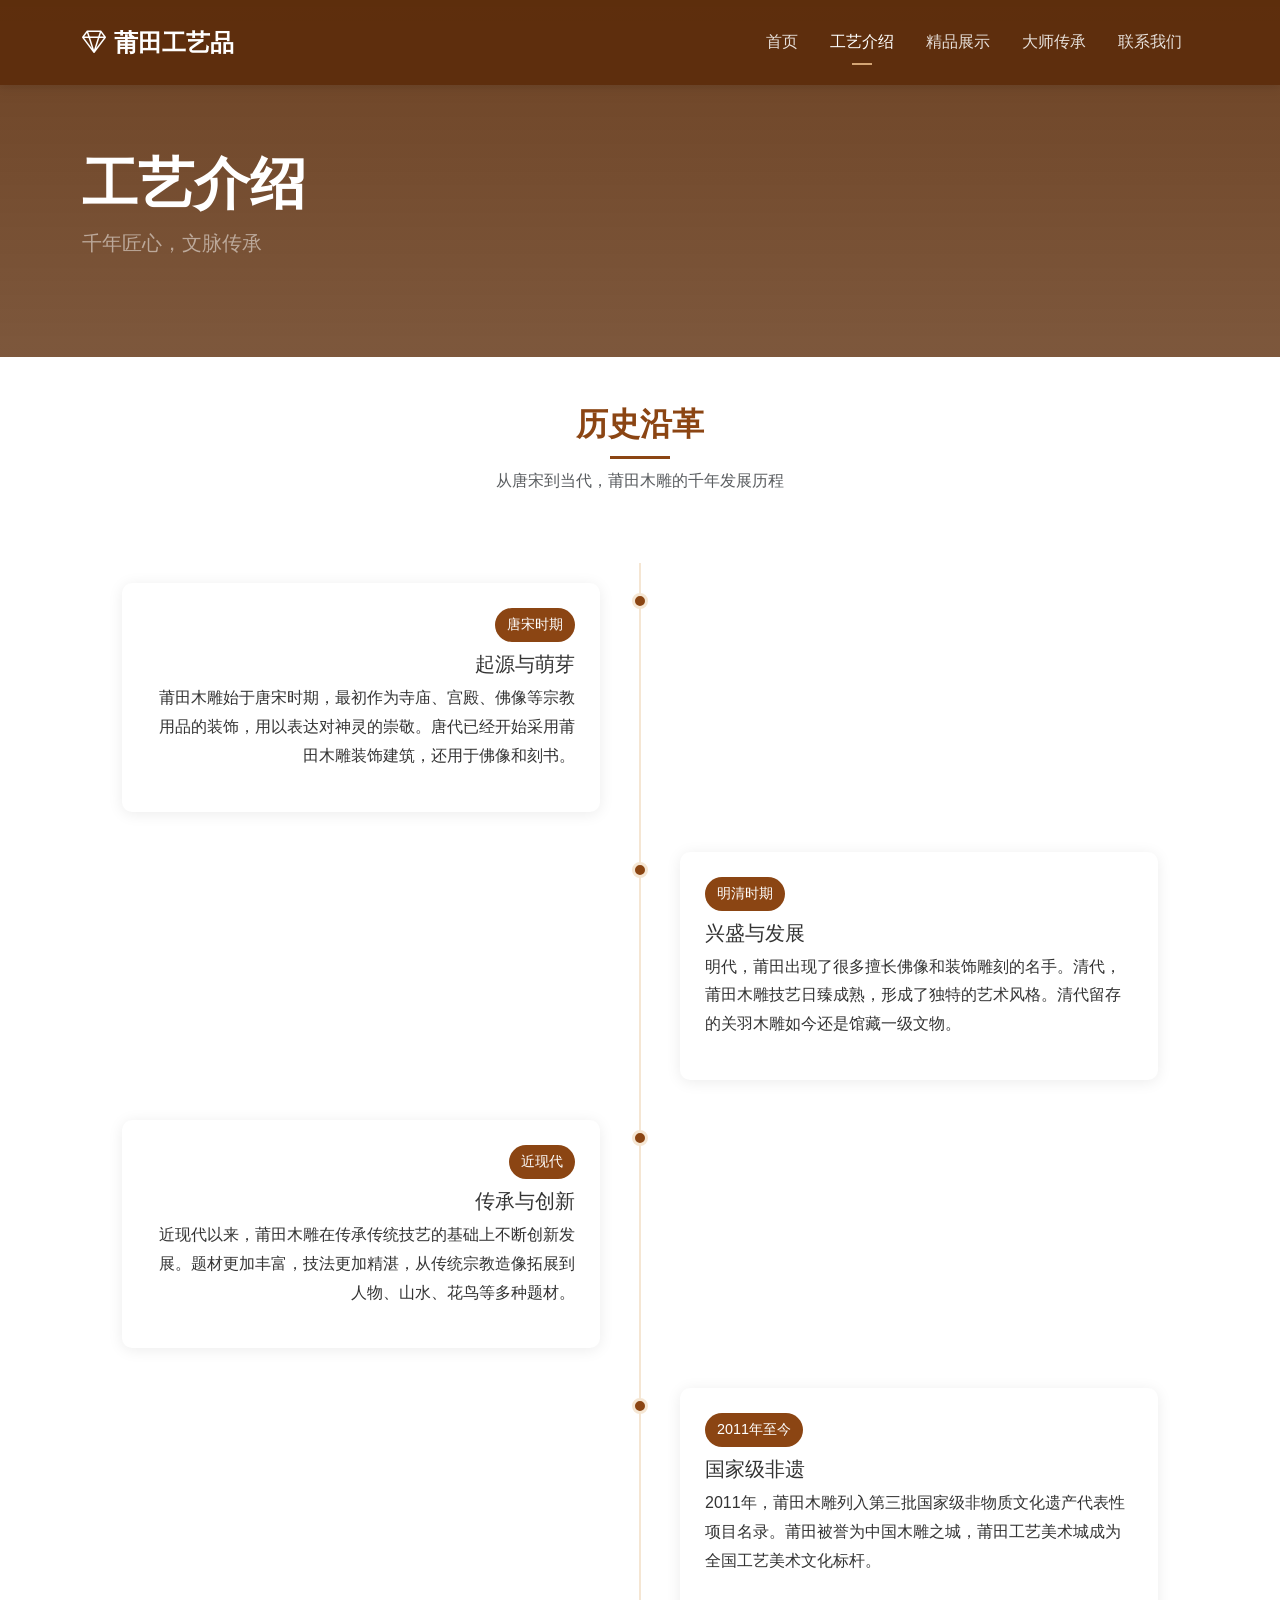
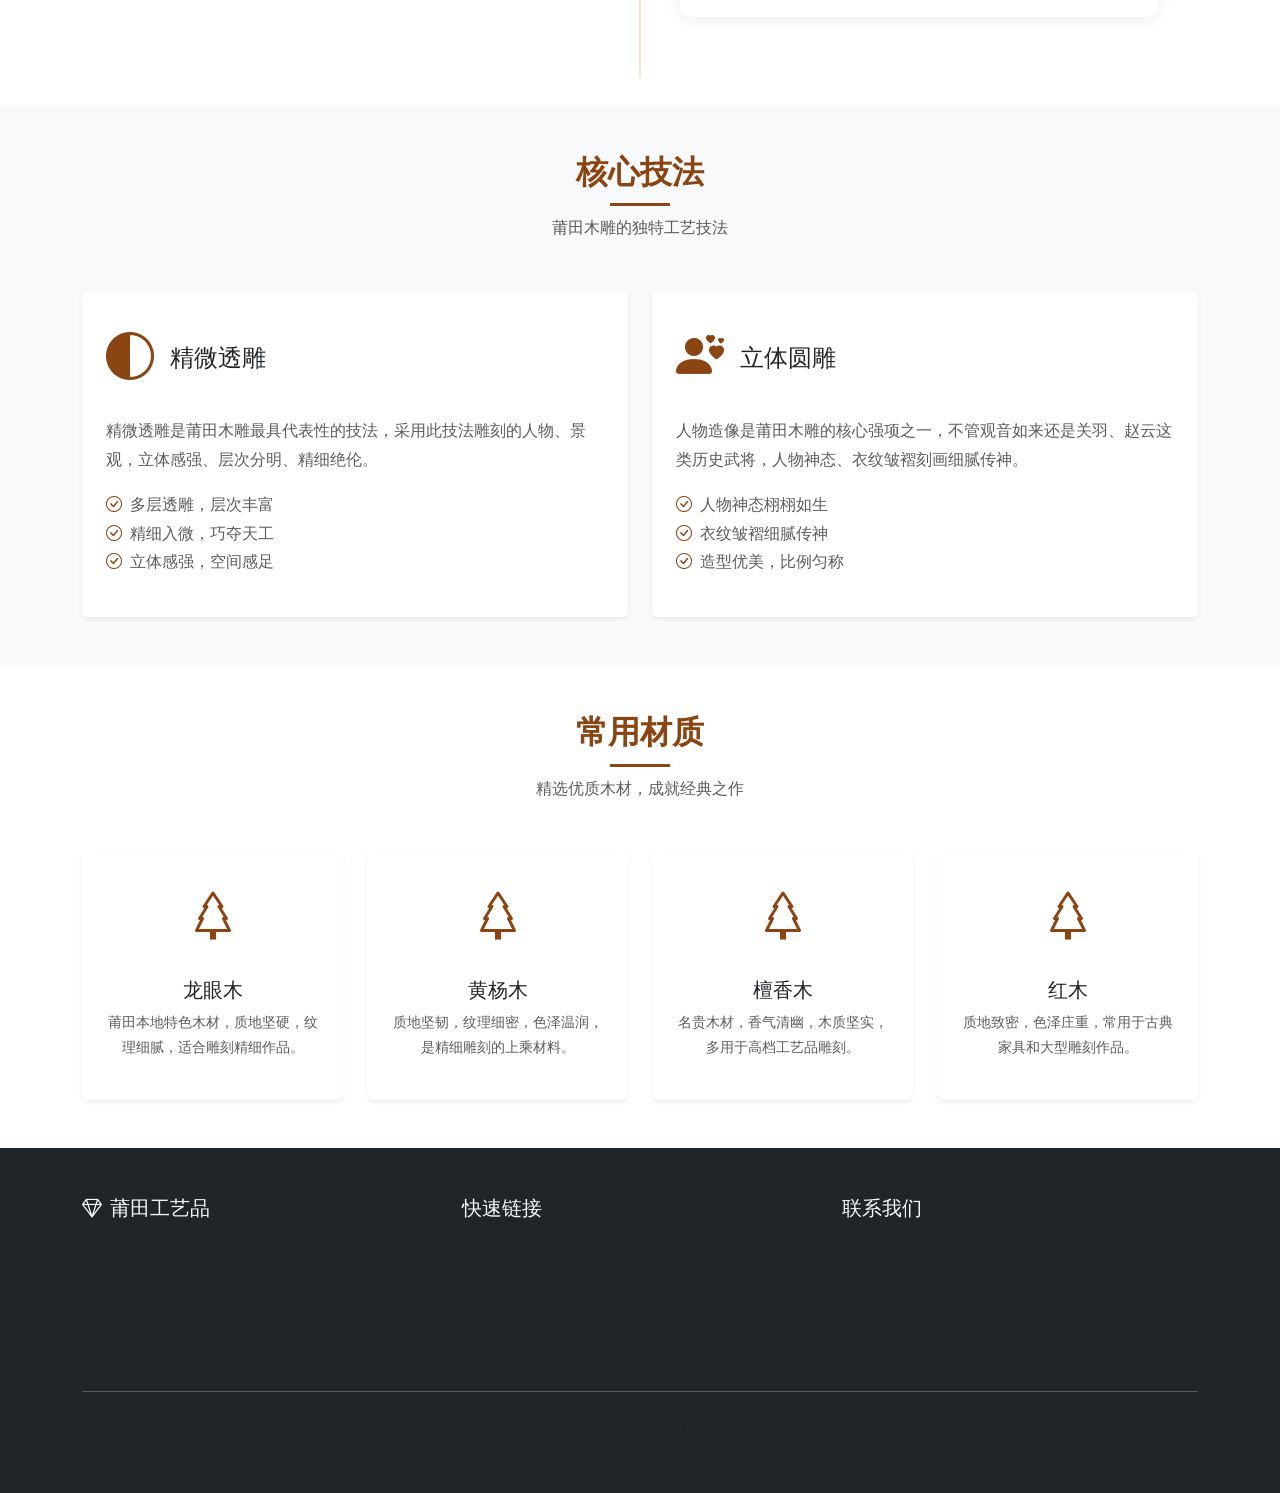
<file: about.html>
<!DOCTYPE html>
<html lang="zh-CN">
<head>
    <meta charset="UTF-8">
    <meta name="viewport" content="width=device-width, initial-scale=1.0">
    <title>工艺介绍 - 莆田工艺品</title>
    <link href="https://cdn.jsdelivr.net/npm/bootstrap@5.3.0/dist/css/bootstrap.min.css" rel="stylesheet">
    <link href="https://cdn.jsdelivr.net/npm/bootstrap-icons@1.10.0/font/bootstrap-icons.css" rel="stylesheet">
    <link href="css/style.css" rel="stylesheet">
</head>
<body>
    <nav class="navbar navbar-expand-lg navbar-dark fixed-top custom-navbar">
        <div class="container">
            <a class="navbar-brand fw-bold" href="index.html">
                <i class="bi bi-gem me-2"></i>莆田工艺品
            </a>
            <button class="navbar-toggler" type="button" data-bs-toggle="collapse" data-bs-target="#navbarNav">
                <span class="navbar-toggler-icon"></span>
            </button>
            <div class="collapse navbar-collapse" id="navbarNav">
                <ul class="navbar-nav ms-auto">
                    <li class="nav-item"><a class="nav-link" href="index.html">首页</a></li>
                    <li class="nav-item"><a class="nav-link active" href="about.html">工艺介绍</a></li>
                    <li class="nav-item"><a class="nav-link" href="products.html">精品展示</a></li>
                    <li class="nav-item"><a class="nav-link" href="craftsmen.html">大师传承</a></li>
                    <li class="nav-item"><a class="nav-link" href="contact.html">联系我们</a></li>
                </ul>
            </div>
        </div>
    </nav>

    <section class="page-header">
        <div class="container">
            <h1 class="text-white display-4 fw-bold">工艺介绍</h1>
            <p class="text-white-50 lead">千年匠心，文脉传承</p>
        </div>
    </section>

    <section class="py-5">
        <div class="container">
            <div class="text-center mb-5">
                <h2 class="section-title">历史沿革</h2>
                <p class="text-muted">从唐宋到当代，莆田木雕的千年发展历程</p>
            </div>
            <div class="timeline">
                <div class="timeline-item">
                    <div class="timeline-dot"></div>
                    <div class="timeline-content">
                        <span class="timeline-year">唐宋时期</span>
                        <h5>起源与萌芽</h5>
                        <p>莆田木雕始于唐宋时期，最初作为寺庙、宫殿、佛像等宗教用品的装饰，用以表达对神灵的崇敬。唐代已经开始采用莆田木雕装饰建筑，还用于佛像和刻书。</p>
                    </div>
                </div>
                <div class="timeline-item">
                    <div class="timeline-dot"></div>
                    <div class="timeline-content">
                        <span class="timeline-year">明清时期</span>
                        <h5>兴盛与发展</h5>
                        <p>明代，莆田出现了很多擅长佛像和装饰雕刻的名手。清代，莆田木雕技艺日臻成熟，形成了独特的艺术风格。清代留存的关羽木雕如今还是馆藏一级文物。</p>
                    </div>
                </div>
                <div class="timeline-item">
                    <div class="timeline-dot"></div>
                    <div class="timeline-content">
                        <span class="timeline-year">近现代</span>
                        <h5>传承与创新</h5>
                        <p>近现代以来，莆田木雕在传承传统技艺的基础上不断创新发展。题材更加丰富，技法更加精湛，从传统宗教造像拓展到人物、山水、花鸟等多种题材。</p>
                    </div>
                </div>
                <div class="timeline-item">
                    <div class="timeline-dot"></div>
                    <div class="timeline-content">
                        <span class="timeline-year">2011年至今</span>
                        <h5>国家级非遗</h5>
                        <p>2011年，莆田木雕列入第三批国家级非物质文化遗产代表性项目名录。莆田被誉为中国木雕之城，莆田工艺美术城成为全国工艺美术文化标杆。</p>
                    </div>
                </div>
            </div>
        </div>
    </section>

    <section class="py-5 bg-light">
        <div class="container">
            <div class="text-center mb-5">
                <h2 class="section-title">核心技法</h2>
                <p class="text-muted">莆田木雕的独特工艺技法</p>
            </div>
            <div class="row g-4">
                <div class="col-md-6">
                    <div class="card h-100 border-0 shadow-sm">
                        <div class="card-body p-4">
                            <div class="d-flex align-items-center mb-3">
                                <i class="bi bi-circle-half feature-icon text-brown me-3"></i>
                                <h4 class="mb-0">精微透雕</h4>
                            </div>
                            <p class="text-muted">精微透雕是莆田木雕最具代表性的技法，采用此技法雕刻的人物、景观，立体感强、层次分明、精细绝伦。</p>
                            <ul class="list-unstyled text-muted">
                                <li><i class="bi-check-circle me-2 text-brown"></i>多层透雕，层次丰富</li>
                                <li><i class="bi-check-circle me-2 text-brown"></i>精细入微，巧夺天工</li>
                                <li><i class="bi-check-circle me-2 text-brown"></i>立体感强，空间感足</li>
                            </ul>
                        </div>
                    </div>
                </div>
                <div class="col-md-6">
                    <div class="card h-100 border-0 shadow-sm">
                        <div class="card-body p-4">
                            <div class="d-flex align-items-center mb-3">
                                <i class="bi-person-hearts feature-icon text-brown me-3"></i>
                                <h4 class="mb-0">立体圆雕</h4>
                            </div>
                            <p class="text-muted">人物造像是莆田木雕的核心强项之一，不管观音如来还是关羽、赵云这类历史武将，人物神态、衣纹皱褶刻画细腻传神。</p>
                            <ul class="list-unstyled text-muted">
                                <li><i class="bi-check-circle me-2 text-brown"></i>人物神态栩栩如生</li>
                                <li><i class="bi-check-circle me-2 text-brown"></i>衣纹皱褶细腻传神</li>
                                <li><i class="bi-check-circle me-2 text-brown"></i>造型优美，比例匀称</li>
                            </ul>
                        </div>
                    </div>
                </div>
            </div>
        </div>
    </section>

    <section class="py-5">
        <div class="container">
            <div class="text-center mb-5">
                <h2 class="section-title">常用材质</h2>
                <p class="text-muted">精选优质木材，成就经典之作</p>
            </div>
            <div class="row g-4">
                <div class="col-md-6 col-lg-3">
                    <div class="card text-center h-100 border-0 shadow-sm">
                        <div class="card-body p-4">
                            <i class="bi-tree feature-icon text-brown" style="font-size: 3rem;"></i>
                            <h5 class="mt-3">龙眼木</h5>
                            <p class="text-muted small">莆田本地特色木材，质地坚硬，纹理细腻，适合雕刻精细作品。</p>
                        </div>
                    </div>
                </div>
                <div class="col-md-6 col-lg-3">
                    <div class="card text-center h-100 border-0 shadow-sm">
                        <div class="card-body p-4">
                            <i class="bi-tree feature-icon text-brown" style="font-size: 3rem;"></i>
                            <h5 class="mt-3">黄杨木</h5>
                            <p class="text-muted small">质地坚韧，纹理细密，色泽温润，是精细雕刻的上乘材料。</p>
                        </div>
                    </div>
                </div>
                <div class="col-md-6 col-lg-3">
                    <div class="card text-center h-100 border-0 shadow-sm">
                        <div class="card-body p-4">
                            <i class="bi-tree feature-icon text-brown" style="font-size: 3rem;"></i>
                            <h5 class="mt-3">檀香木</h5>
                            <p class="text-muted small">名贵木材，香气清幽，木质坚实，多用于高档工艺品雕刻。</p>
                        </div>
                    </div>
                </div>
                <div class="col-md-6 col-lg-3">
                    <div class="card text-center h-100 border-0 shadow-sm">
                        <div class="card-body p-4">
                            <i class="bi-tree feature-icon text-brown" style="font-size: 3rem;"></i>
                            <h5 class="mt-3">红木</h5>
                            <p class="text-muted small">质地致密，色泽庄重，常用于古典家具和大型雕刻作品。</p>
                        </div>
                    </div>
                </div>
            </div>
        </div>
    </section>

    <footer class="bg-dark text-light py-5">
        <div class="container">
            <div class="row g-4">
                <div class="col-md-4">
                    <h5><i class="bi bi-gem me-2"></i>莆田工艺品</h5>
                    <p class="text-muted mt-3">传承千年匠心，弘扬莆田工艺文化。让世界了解莆田，让莆田走向世界。</p>
                </div>
                <div class="col-md-4">
                    <h5>快速链接</h5>
                    <ul class="list-unstyled mt-3">
                        <li><a href="index.html" class="text-muted text-decoration-none">首页</a></li>
                        <li><a href="about.html" class="text-muted text-decoration-none">工艺介绍</a></li>
                        <li><a href="products.html" class="text-muted text-decoration-none">精品展示</a></li>
                        <li><a href="craftsmen.html" class="text-muted text-decoration-none">大师传承</a></li>
                    </ul>
                </div>
                <div class="col-md-4">
                    <h5>联系我们</h5>
                    <ul class="list-unstyled mt-3 text-muted">
                        <li><i class="bi bi-geo-alt me-2"></i>福建省莆田市工艺美术城</li>
                        <li><i class="bi bi-telephone me-2"></i>0594-XXXXXXX</li>
                        <li><i class="bi bi-envelope me-2"></i>info@putian-crafts.com</li>
                    </ul>
                </div>
            </div>
            <hr class="my-4">
            <div class="text-center text-muted">
                <p class="mb-0">&copy; 2026 莆田工艺品网站 · 实验演示项目 · Bootstrap 5 制作</p>
            </div>
        </div>
    </footer>

    <script src="https://cdn.jsdelivr.net/npm/bootstrap@5.3.0/dist/js/bootstrap.bundle.min.js"></script>
    <script src="js/main.js"></script>
</body>
</html>
</file>
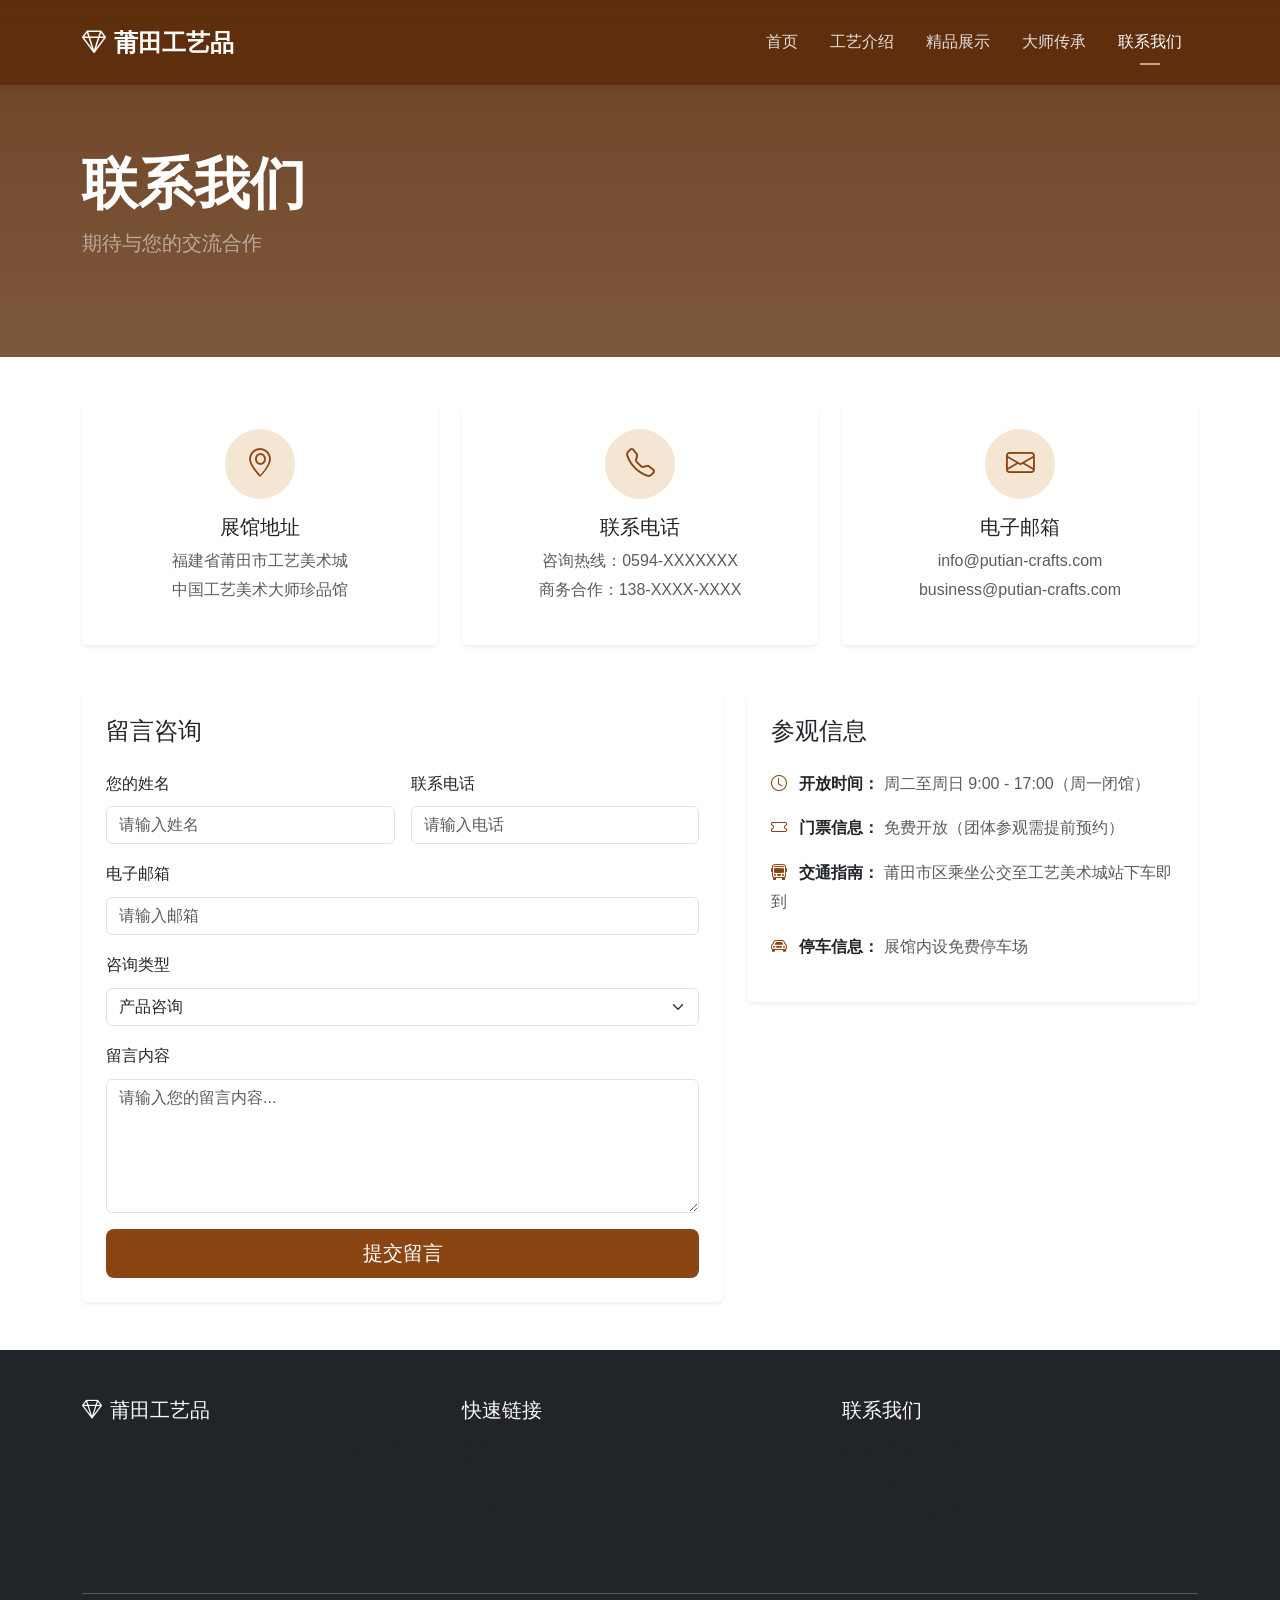
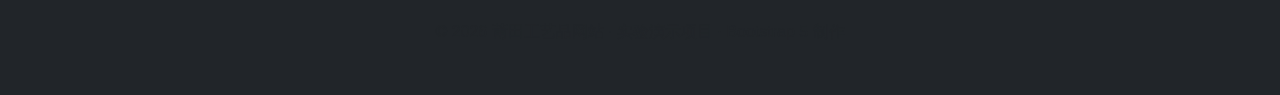
<file: contact.html>
<!DOCTYPE html>
<html lang="zh-CN">
<head>
    <meta charset="UTF-8">
    <meta name="viewport" content="width=device-width, initial-scale=1.0">
    <title>联系我们 - 莆田工艺品</title>
    <link href="https://cdn.jsdelivr.net/npm/bootstrap@5.3.0/dist/css/bootstrap.min.css" rel="stylesheet">
    <link href="https://cdn.jsdelivr.net/npm/bootstrap-icons@1.10.0/font/bootstrap-icons.css" rel="stylesheet">
    <link href="css/style.css" rel="stylesheet">
</head>
<body>
    <nav class="navbar navbar-expand-lg navbar-dark fixed-top custom-navbar">
        <div class="container">
            <a class="navbar-brand fw-bold" href="index.html">
                <i class="bi bi-gem me-2"></i>莆田工艺品
            </a>
            <button class="navbar-toggler" type="button" data-bs-toggle="collapse" data-bs-target="#navbarNav">
                <span class="navbar-toggler-icon"></span>
            </button>
            <div class="collapse navbar-collapse" id="navbarNav">
                <ul class="navbar-nav ms-auto">
                    <li class="nav-item"><a class="nav-link" href="index.html">首页</a></li>
                    <li class="nav-item"><a class="nav-link" href="about.html">工艺介绍</a></li>
                    <li class="nav-item"><a class="nav-link" href="products.html">精品展示</a></li>
                    <li class="nav-item"><a class="nav-link" href="craftsmen.html">大师传承</a></li>
                    <li class="nav-item"><a class="nav-link active" href="contact.html">联系我们</a></li>
                </ul>
            </div>
        </div>
    </nav>

    <section class="page-header">
        <div class="container">
            <h1 class="text-white display-4 fw-bold">联系我们</h1>
            <p class="text-white-50 lead">期待与您的交流合作</p>
        </div>
    </section>

    <section class="py-5">
        <div class="container">
            <div class="row g-4 mb-5">
                <div class="col-md-4">
                    <div class="card border-0 shadow-sm h-100">
                        <div class="card-body text-center p-4">
                            <div class="circle-icon mb-3">
                                <i class="bi-geo-alt"></i>
                            </div>
                            <h5>展馆地址</h5>
                            <p class="text-muted">福建省莆田市工艺美术城<br>中国工艺美术大师珍品馆</p>
                        </div>
                    </div>
                </div>
                <div class="col-md-4">
                    <div class="card border-0 shadow-sm h-100">
                        <div class="card-body text-center p-4">
                            <div class="circle-icon mb-3">
                                <i class="bi-telephone"></i>
                            </div>
                            <h5>联系电话</h5>
                            <p class="text-muted">咨询热线：0594-XXXXXXX<br>商务合作：138-XXXX-XXXX</p>
                        </div>
                    </div>
                </div>
                <div class="col-md-4">
                    <div class="card border-0 shadow-sm h-100">
                        <div class="card-body text-center p-4">
                            <div class="circle-icon mb-3">
                                <i class="bi-envelope"></i>
                            </div>
                            <h5>电子邮箱</h5>
                            <p class="text-muted">info@putian-crafts.com<br>business@putian-crafts.com</p>
                        </div>
                    </div>
                </div>
            </div>

            <div class="row g-4">
                <div class="col-lg-7">
                    <div class="card border-0 shadow-sm">
                        <div class="card-body p-4">
                            <h4 class="mb-4">留言咨询</h4>
                            <form id="contactForm">
                                <div class="row g-3">
                                    <div class="col-md-6">
                                        <label class="form-label">您的姓名</label>
                                        <input type="text" class="form-control" placeholder="请输入姓名" required>
                                    </div>
                                    <div class="col-md-6">
                                        <label class="form-label">联系电话</label>
                                        <input type="tel" class="form-control" placeholder="请输入电话" required>
                                    </div>
                                    <div class="col-12">
                                        <label class="form-label">电子邮箱</label>
                                        <input type="email" class="form-control" placeholder="请输入邮箱">
                                    </div>
                                    <div class="col-12">
                                        <label class="form-label">咨询类型</label>
                                        <select class="form-select">
                                            <option>产品咨询</option>
                                            <option>参观预约</option>
                                            <option>商务合作</option>
                                            <option>大师作品收藏</option>
                                            <option>其他</option>
                                        </select>
                                    </div>
                                    <div class="col-12">
                                        <label class="form-label">留言内容</label>
                                        <textarea class="form-control" rows="5" placeholder="请输入您的留言内容..." required></textarea>
                                    </div>
                                    <div class="col-12">
                                        <button type="submit" class="btn btn-brown btn-lg w-100">提交留言</button>
                                    </div>
                                </div>
                            </form>
                        </div>
                    </div>
                </div>
                <div class="col-lg-5">
                    <div class="card border-0 shadow-sm mb-4">
                        <div class="card-body p-4">
                            <h4 class="mb-4">参观信息</h4>
                            <ul class="list-unstyled">
                                <li class="mb-3">
                                    <i class="bi-clock text-brown me-2"></i>
                                    <strong>开放时间：</strong>
                                    <span class="text-muted">周二至周日 9:00 - 17:00（周一闭馆）</span>
                                </li>
                                <li class="mb-3">
                                    <i class="bi-ticket text-brown me-2"></i>
                                    <strong>门票信息：</strong>
                                    <span class="text-muted">免费开放（团体参观需提前预约）</span>
                                </li>
                                <li class="mb-3">
                                    <i class="bi-bus-front text-brown me-2"></i>
                                    <strong>交通指南：</strong>
                                    <span class="text-muted">莆田市区乘坐公交至工艺美术城站下车即到</span>
                                </li>
                                <li class="mb-3">
                                    <i class="bi-car-front text-brown me-2"></i>
                                    <strong>停车信息：</strong>
                                    <span class="text-muted">展馆内设免费停车场</span>
                                </li>
                            </ul>
                        </div>
                    </div>
                </div>
            </div>
        </div>
    </section>

    <footer class="bg-dark text-light py-5">
        <div class="container">
            <div class="row g-4">
                <div class="col-md-4">
                    <h5><i class="bi bi-gem me-2"></i>莆田工艺品</h5>
                    <p class="text-muted mt-3">传承千年匠心，弘扬莆田工艺文化。让世界了解莆田，让莆田走向世界。</p>
                </div>
                <div class="col-md-4">
                    <h5>快速链接</h5>
                    <ul class="list-unstyled mt-3">
                        <li><a href="index.html" class="text-muted text-decoration-none">首页</a></li>
                        <li><a href="about.html" class="text-muted text-decoration-none">工艺介绍</a></li>
                        <li><a href="products.html" class="text-muted text-decoration-none">精品展示</a></li>
                        <li><a href="craftsmen.html" class="text-muted text-decoration-none">大师传承</a></li>
                    </ul>
                </div>
                <div class="col-md-4">
                    <h5>联系我们</h5>
                    <ul class="list-unstyled mt-3 text-muted">
                        <li><i class="bi bi-geo-alt me-2"></i>福建省莆田市工艺美术城</li>
                        <li><i class="bi bi-telephone me-2"></i>0594-XXXXXXX</li>
                        <li><i class="bi bi-envelope me-2"></i>info@putian-crafts.com</li>
                    </ul>
                </div>
            </div>
            <hr class="my-4">
            <div class="text-center text-muted">
                <p class="mb-0">&copy; 2026 莆田工艺品网站 · 实验演示项目 · Bootstrap 5 制作</p>
            </div>
        </div>
    </footer>

    <script src="https://cdn.jsdelivr.net/npm/bootstrap@5.3.0/dist/js/bootstrap.bundle.min.js"></script>
    <script src="js/main.js"></script>
</body>
</html>
</file>
<file: css/style.css>
/* 莆田工艺品网站 - 自定义样式 */
:root {
    --brown-primary: #8B4513;
    --brown-dark: #5D2E0C;
    --brown-light: #A0522D;
    --brown-subtle: #F5E6D3;
    --text-dark: #333333;
    --text-muted: #666666;
}
body {
    font-family: "Microsoft YaHei", "PingFang SC", sans-serif;
    color: var(--text-dark);
    line-height: 1.8;
}
.custom-navbar {
    background-color: rgba(93, 46, 12, 0.95);
    padding: 1rem 0;
    transition: all 0.3s ease;
    box-shadow: 0 2px 10px rgba(0, 0, 0, 0.1);
}
.custom-navbar.navbar-scrolled {
    padding: 0.5rem 0;
    background-color: rgba(93, 46, 12, 0.98);
}
.navbar-brand {
    font-size: 1.5rem;
}
.navbar-nav .nav-link {
    color: rgba(255, 255, 255, 0.85) !important;
    margin: 0 0.5rem;
    transition: color 0.3s ease;
}
.navbar-nav .nav-link:hover,
.navbar-nav .nav-link.active {
    color: #fff !important;
}
.navbar-nav .nav-link.active {
    position: relative;
}
.navbar-nav .nav-link.active::after {
    content: '';
    position: absolute;
    bottom: 0;
    left: 50%;
    transform: translateX(-50%);
    width: 20px;
    height: 2px;
    background-color: #D4A574;
}
.hero-slide {
    height: 100vh;
    min-height: 600px;
    display: flex;
    align-items: center;
}
.hero-content {
    padding-top: 80px;
}
.hero-content h1 {
    text-shadow: 2px 2px 4px rgba(0, 0, 0, 0.5);
}
.page-header {
    background: linear-gradient(rgba(93, 46, 12, 0.9), rgba(93, 46, 12, 0.8)),
                url('https://images.unsplash.com/photo-1582719478250-c89cae4dc85b?w=1920') center/cover;
    padding: 150px 0 80px;
}
.section-title {
    color: var(--brown-primary);
    font-weight: 700;
    position: relative;
    padding-bottom: 15px;
}
.section-title::after {
    content: '';
    position: absolute;
    bottom: 0;
    left: 50%;
    transform: translateX(-50%);
    width: 60px;
    height: 3px;
    background-color: var(--brown-primary);
}
.section-title.text-start::after {
    left: 0;
    transform: none;
}
.btn-brown {
    background-color: var(--brown-primary);
    color: #fff;
    border: none;
    padding: 0.6rem 1.5rem;
    transition: all 0.3s ease;
}
.btn-brown:hover {
    background-color: var(--brown-dark);
    color: #fff;
    transform: translateY(-2px);
    box-shadow: 0 4px 12px rgba(139, 69, 19, 0.3);
}
.btn-outline-brown {
    color: var(--brown-primary);
    border: 1px solid var(--brown-primary);
    background: transparent;
    transition: all 0.3s ease;
}
.btn-outline-brown:hover,
.btn-outline-brown.active-filter {
    background-color: var(--brown-primary);
    color: #fff;
}
.feature-card {
    transition: all 0.3s ease;
    border-radius: 10px;
}
.feature-card:hover {
    transform: translateY(-5px);
    box-shadow: 0 8px 25px rgba(0, 0, 0, 0.1) !important;
}
.feature-icon {
    font-size: 3rem;
    color: var(--brown-primary);
}
.product-card {
    transition: all 0.3s ease;
    border-radius: 10px;
}
.product-card:hover {
    transform: translateY(-5px);
    box-shadow: 0 8px 25px rgba(0, 0, 0, 0.15) !important;
}
.product-card img {
    transition: transform 0.5s ease;
}
.product-card:hover img {
    transform: scale(1.05);
}
.craftsman-card {
    transition: all 0.3s ease;
    border-radius: 10px;
    overflow: hidden;
}
.craftsman-card:hover {
    transform: translateY(-5px);
    box-shadow: 0 8px 25px rgba(0, 0, 0, 0.15) !important;
}
.bg-brown {
    background-color: var(--brown-primary);
}
.bg-brown-subtle {
    background-color: var(--brown-subtle);
}
.text-brown {
    color: var(--brown-primary) !important;
}
.timeline {
    position: relative;
    padding: 20px 0;
}
.timeline::before {
    content: '';
    position: absolute;
    left: 50%;
    transform: translateX(-50%);
    width: 2px;
    height: 100%;
    background-color: var(--brown-subtle);
}
.timeline-item {
    position: relative;
    width: 50%;
    padding: 20px 40px;
}
.timeline-item:nth-child(odd) {
    left: 0;
    text-align: right;
}
.timeline-item:nth-child(even) {
    left: 50%;
}
.timeline-dot {
    position: absolute;
    top: 30px;
    width: 16px;
    height: 16px;
    border-radius: 50%;
    background-color: var(--brown-primary);
    border: 3px solid var(--brown-subtle);
    z-index: 1;
}
.timeline-item:nth-child(odd) .timeline-dot {
    right: -8px;
}
.timeline-item:nth-child(even) .timeline-dot {
    left: -8px;
}
.timeline-year {
    display: inline-block;
    background-color: var(--brown-primary);
    color: #fff;
    padding: 4px 12px;
    border-radius: 20px;
    font-size: 0.9rem;
    margin-bottom: 10px;
}
.timeline-content {
    background-color: #fff;
    padding: 25px;
    border-radius: 10px;
    box-shadow: 0 2px 15px rgba(0, 0, 0, 0.08);
}
.circle-icon {
    width: 70px;
    height: 70px;
    border-radius: 50%;
    background-color: var(--brown-subtle);
    display: flex;
    align-items: center;
    justify-content: center;
    margin: 0 auto;
    font-size: 1.8rem;
    color: var(--brown-primary);
}
.social-icon {
    width: 50px;
    height: 50px;
    border-radius: 50%;
    background-color: var(--brown-subtle);
    display: inline-flex;
    align-items: center;
    justify-content: center;
    font-size: 1.5rem;
    color: var(--brown-primary);
    text-decoration: none;
    transition: all 0.3s ease;
}
.social-icon:hover {
    background-color: var(--brown-primary);
    color: #fff;
    transform: translateY(-3px);
}
.form-control:focus,
.form-select:focus {
    border-color: var(--brown-primary);
    box-shadow: 0 0 0 0.2rem rgba(139, 69, 19, 0.25);
}
footer {
    margin-top: 0;
}
footer a:hover {
    color: #fff !important;
}
.active-filter {
    background-color: var(--brown-primary) !important;
    color: #fff !important;
}
@media (max-width: 768px) {
    .hero-slide {
        height: 70vh;
        min-height: 450px;
    }
    .page-header {
        padding: 120px 0 50px;
    }
    .timeline::before {
        left: 20px;
    }
    .timeline-item {
        width: 100%;
        left: 0 !important;
        text-align: left !important;
        padding-left: 50px;
        padding-right: 0;
    }
    .timeline-item:nth-child(odd) .timeline-dot,
    .timeline-item:nth-child(even) .timeline-dot {
        left: 12px;
    }
}
.fade-in-up {
    opacity: 0;
    transform: translateY(30px);
    transition: all 0.6s ease;
}
.fade-in-up.visible {
    opacity: 1;
    transform: translateY(0);
}
</file>
